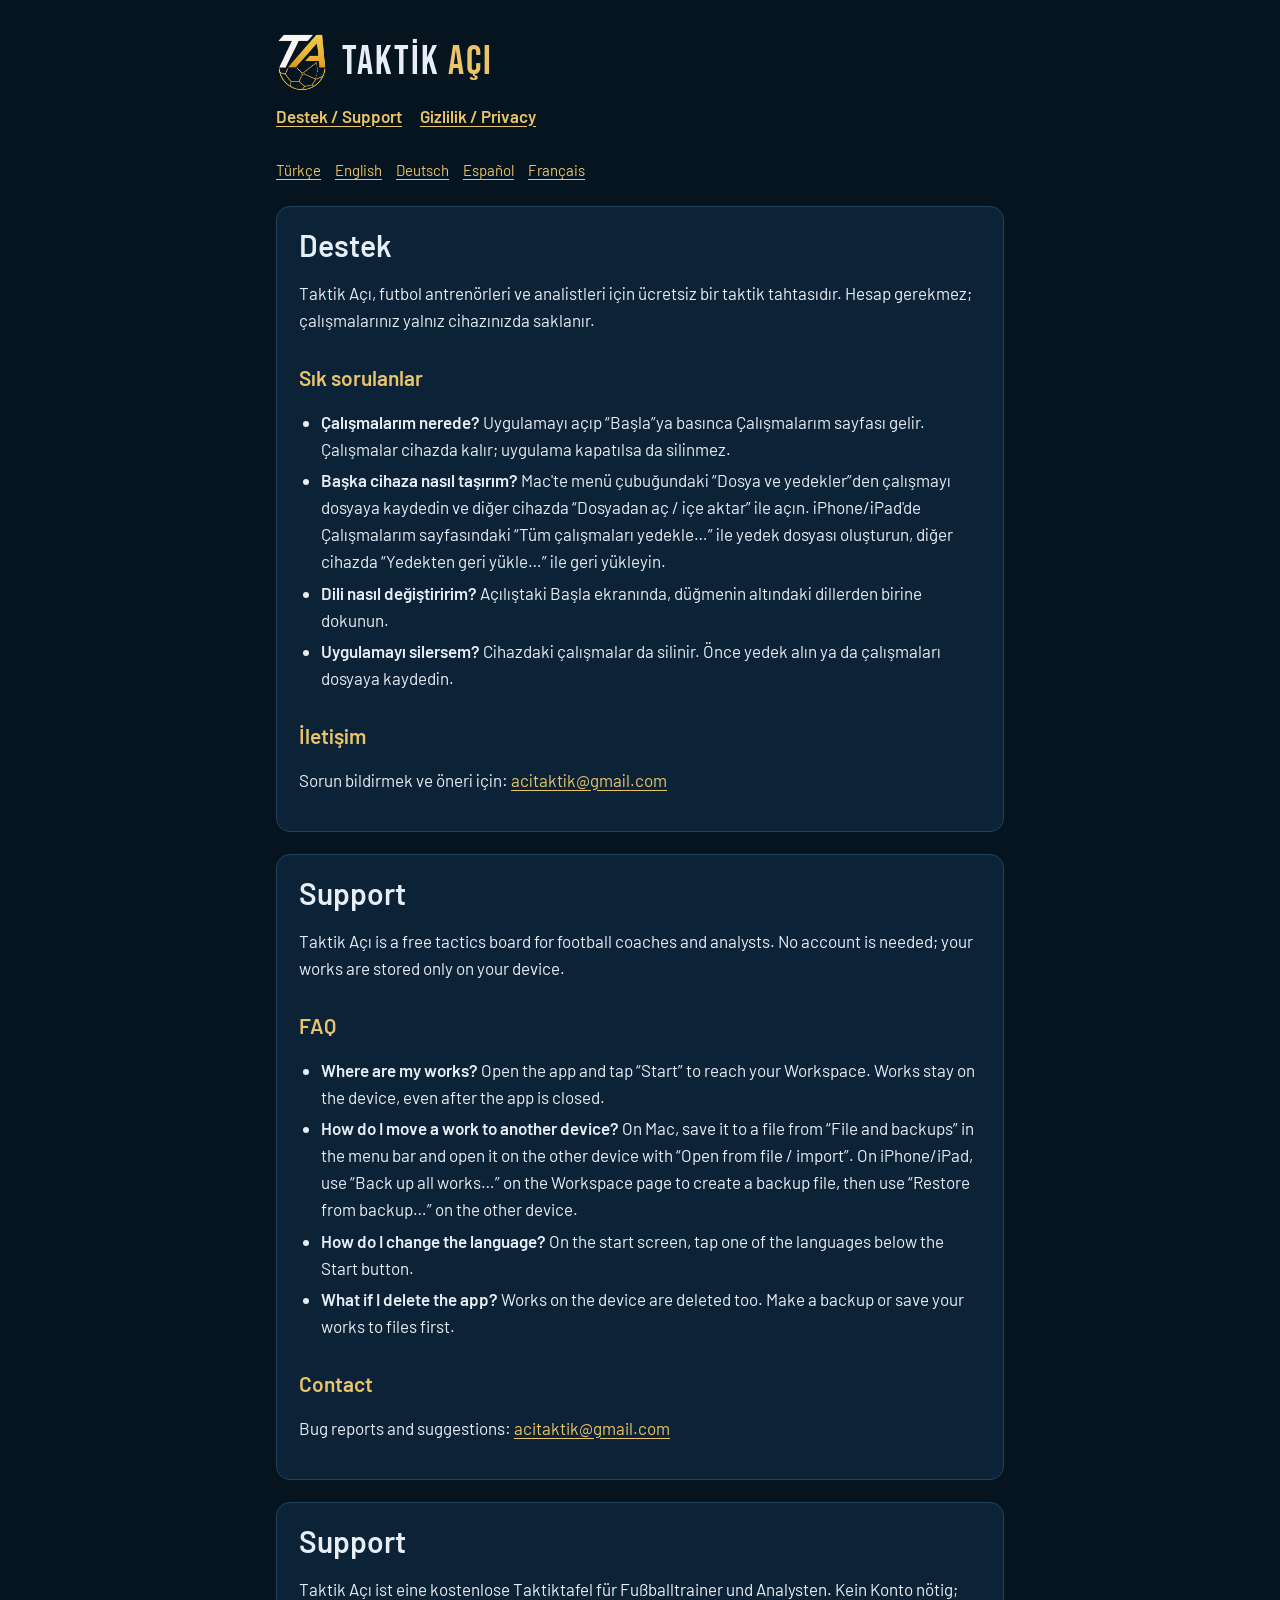
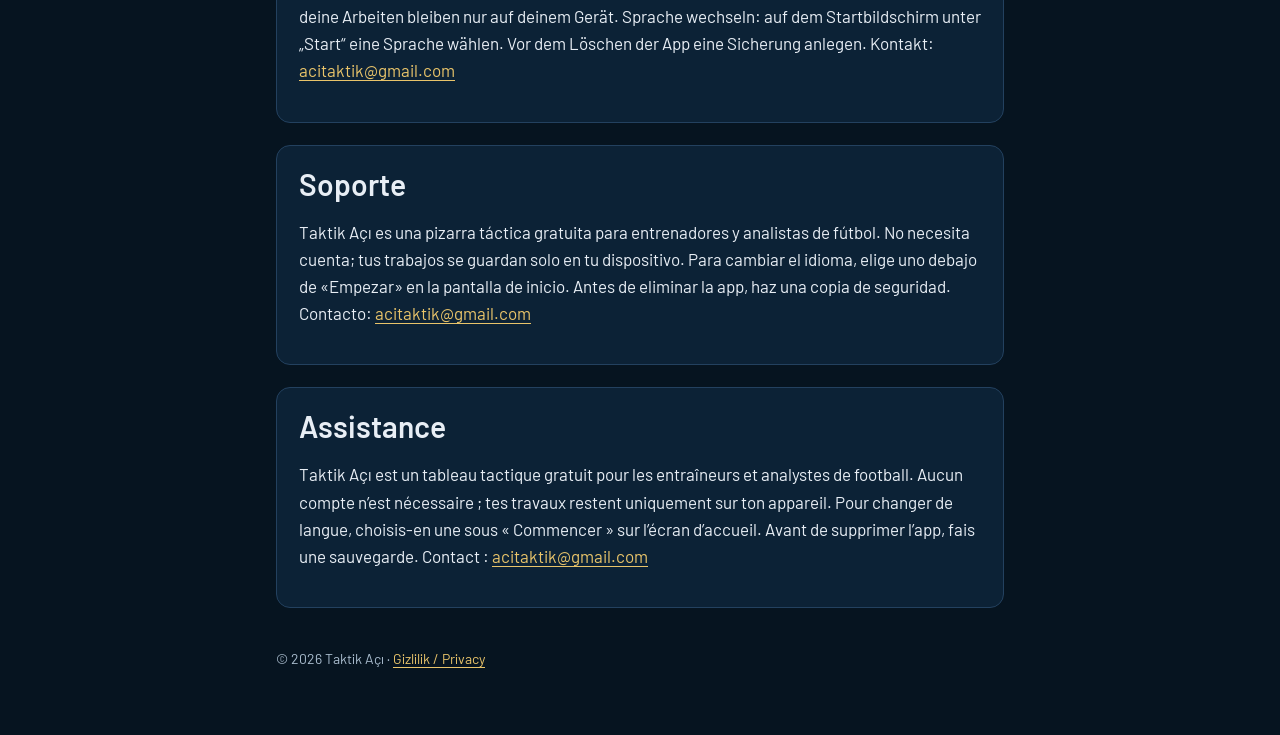
<file: index.html>
<!doctype html>
<html lang="tr">
<head>
<meta charset="utf-8">
<meta name="viewport" content="width=device-width, initial-scale=1">
<title>Taktik Açı — Destek / Support</title>
<meta name="description" content="Taktik Açı futbol taktik tahtası için destek sayfası.">
<link rel="icon" href="img/favicon.png">
<link rel="stylesheet" href="stil.css">
</head>
<body>
<div class="wrap">
<header class="brand"><img src="img/logo.png" alt="Taktik Açı logosu" width="52" height="61"><div class="name">TAKTİK <b>AÇI</b></div></header>
<nav class="top" aria-label="Sayfalar"><a href="index.html" aria-current="page">Destek / Support</a><a href="gizlilik.html">Gizlilik / Privacy</a></nav>
<nav class="lang" aria-label="Dil / Language"><a href="#tr" lang="tr">Türkçe</a><a href="#en" lang="en">English</a><a href="#de" lang="de">Deutsch</a><a href="#es" lang="es">Español</a><a href="#fr" lang="fr">Français</a></nav>

<section class="l" id="tr" lang="tr">
<h1>Destek</h1>
<p>Taktik Açı, futbol antrenörleri ve analistleri için ücretsiz bir taktik tahtasıdır. Hesap gerekmez; çalışmalarınız yalnız cihazınızda saklanır.</p>
<h2>Sık sorulanlar</h2>
<ul>
<li><strong>Çalışmalarım nerede?</strong> Uygulamayı açıp “Başla”ya basınca Çalışmalarım sayfası gelir. Çalışmalar cihazda kalır; uygulama kapatılsa da silinmez.</li>
<li><strong>Başka cihaza nasıl taşırım?</strong> Mac'te menü çubuğundaki “Dosya ve yedekler”den çalışmayı dosyaya kaydedin ve diğer cihazda “Dosyadan aç / içe aktar” ile açın. iPhone/iPad'de Çalışmalarım sayfasındaki “Tüm çalışmaları yedekle…” ile yedek dosyası oluşturun, diğer cihazda “Yedekten geri yükle…” ile geri yükleyin.</li>
<li><strong>Dili nasıl değiştiririm?</strong> Açılıştaki Başla ekranında, düğmenin altındaki dillerden birine dokunun.</li>
<li><strong>Uygulamayı silersem?</strong> Cihazdaki çalışmalar da silinir. Önce yedek alın ya da çalışmaları dosyaya kaydedin.</li>
</ul>
<h2>İletişim</h2>
<p>Sorun bildirmek ve öneri için: <a href="mailto:acitaktik@gmail.com">acitaktik@gmail.com</a></p>
</section>

<section class="l" id="en" lang="en">
<h1>Support</h1>
<p>Taktik Açı is a free tactics board for football coaches and analysts. No account is needed; your works are stored only on your device.</p>
<h2>FAQ</h2>
<ul>
<li><strong>Where are my works?</strong> Open the app and tap “Start” to reach your Workspace. Works stay on the device, even after the app is closed.</li>
<li><strong>How do I move a work to another device?</strong> On Mac, save it to a file from “File and backups” in the menu bar and open it on the other device with “Open from file / import”. On iPhone/iPad, use “Back up all works…” on the Workspace page to create a backup file, then use “Restore from backup…” on the other device.</li>
<li><strong>How do I change the language?</strong> On the start screen, tap one of the languages below the Start button.</li>
<li><strong>What if I delete the app?</strong> Works on the device are deleted too. Make a backup or save your works to files first.</li>
</ul>
<h2>Contact</h2>
<p>Bug reports and suggestions: <a href="mailto:acitaktik@gmail.com">acitaktik@gmail.com</a></p>
</section>

<section class="l" id="de" lang="de">
<h1>Support</h1>
<p>Taktik Açı ist eine kostenlose Taktiktafel für Fußballtrainer und Analysten. Kein Konto nötig; deine Arbeiten bleiben nur auf deinem Gerät. Sprache wechseln: auf dem Startbildschirm unter „Start“ eine Sprache wählen. Vor dem Löschen der App eine Sicherung anlegen. Kontakt: <a href="mailto:acitaktik@gmail.com">acitaktik@gmail.com</a></p>
</section>
<section class="l" id="es" lang="es">
<h1>Soporte</h1>
<p>Taktik Açı es una pizarra táctica gratuita para entrenadores y analistas de fútbol. No necesita cuenta; tus trabajos se guardan solo en tu dispositivo. Para cambiar el idioma, elige uno debajo de «Empezar» en la pantalla de inicio. Antes de eliminar la app, haz una copia de seguridad. Contacto: <a href="mailto:acitaktik@gmail.com">acitaktik@gmail.com</a></p>
</section>
<section class="l" id="fr" lang="fr">
<h1>Assistance</h1>
<p>Taktik Açı est un tableau tactique gratuit pour les entraîneurs et analystes de football. Aucun compte n’est nécessaire ; tes travaux restent uniquement sur ton appareil. Pour changer de langue, choisis-en une sous « Commencer » sur l’écran d’accueil. Avant de supprimer l’app, fais une sauvegarde. Contact : <a href="mailto:acitaktik@gmail.com">acitaktik@gmail.com</a></p>
</section>

<footer>© 2026 Taktik Açı · <a href="gizlilik.html">Gizlilik / Privacy</a></footer>
</div>
</body>
</html>
</file>
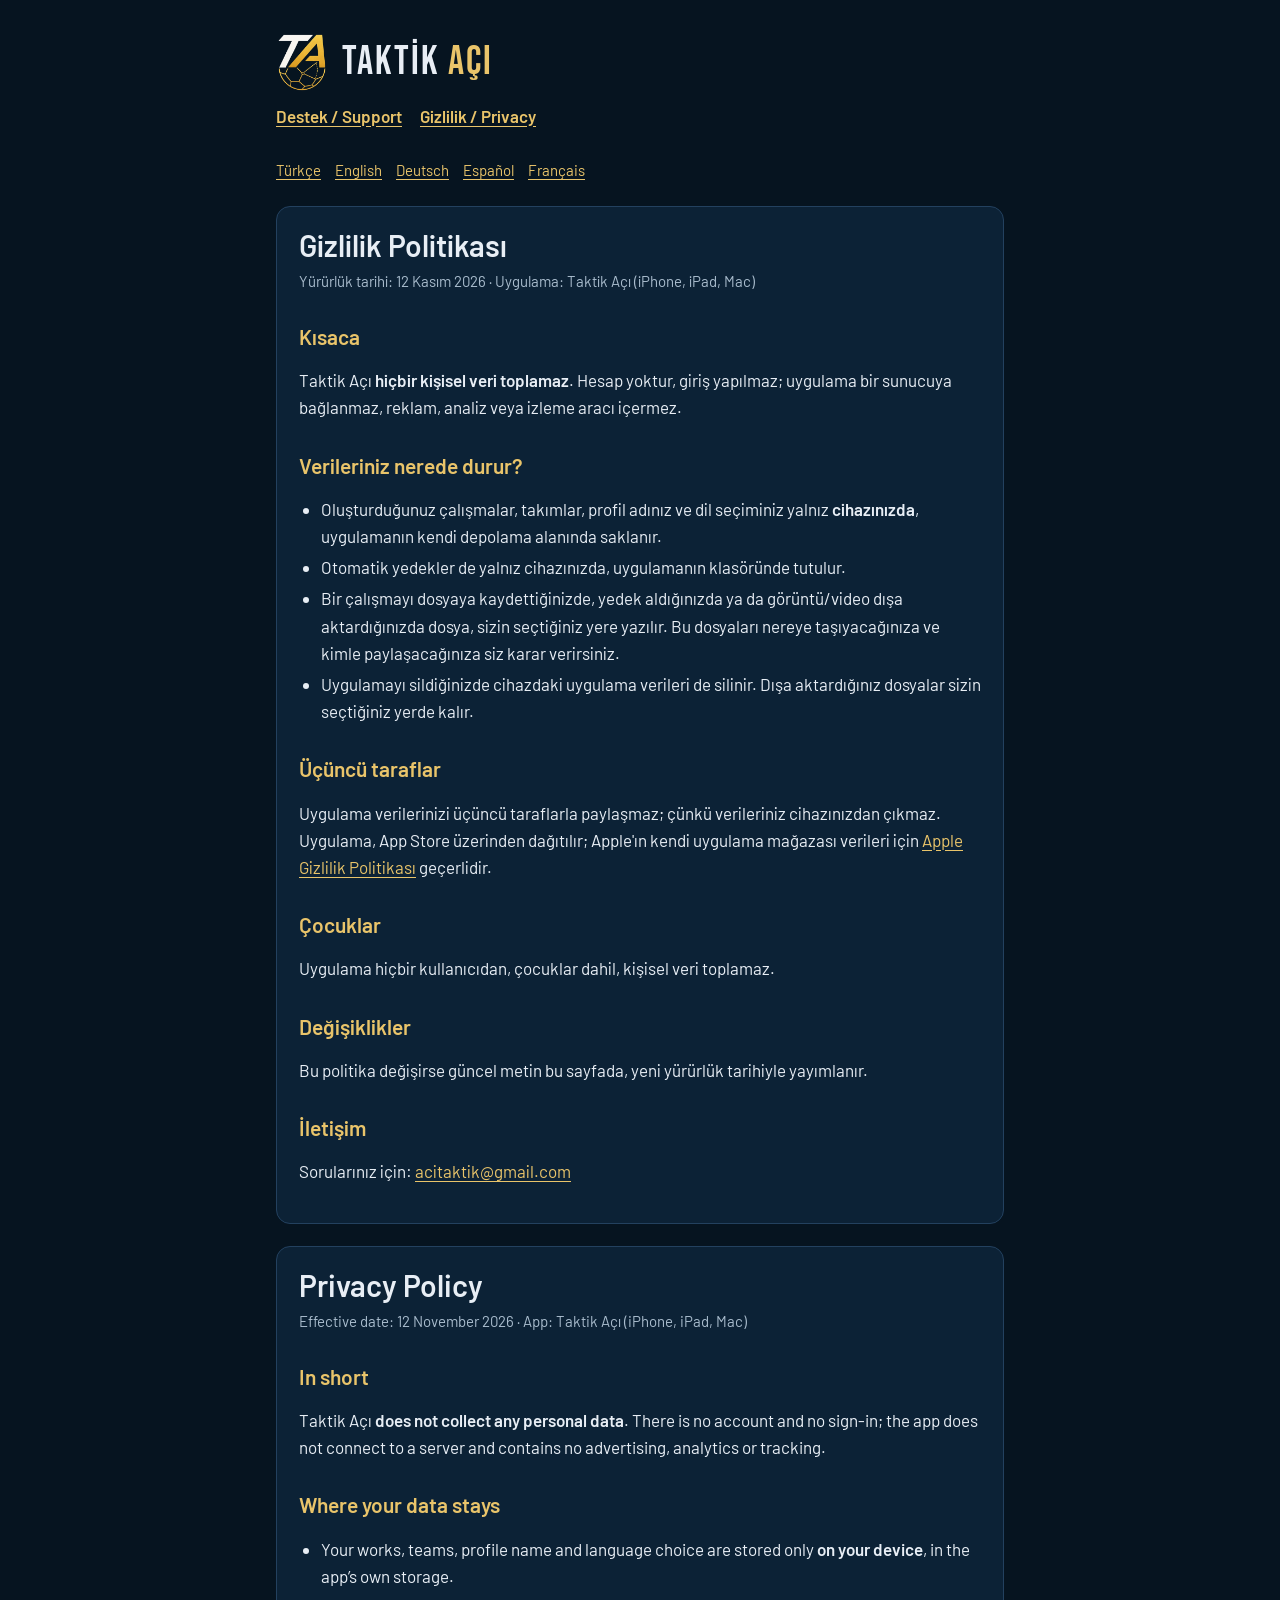
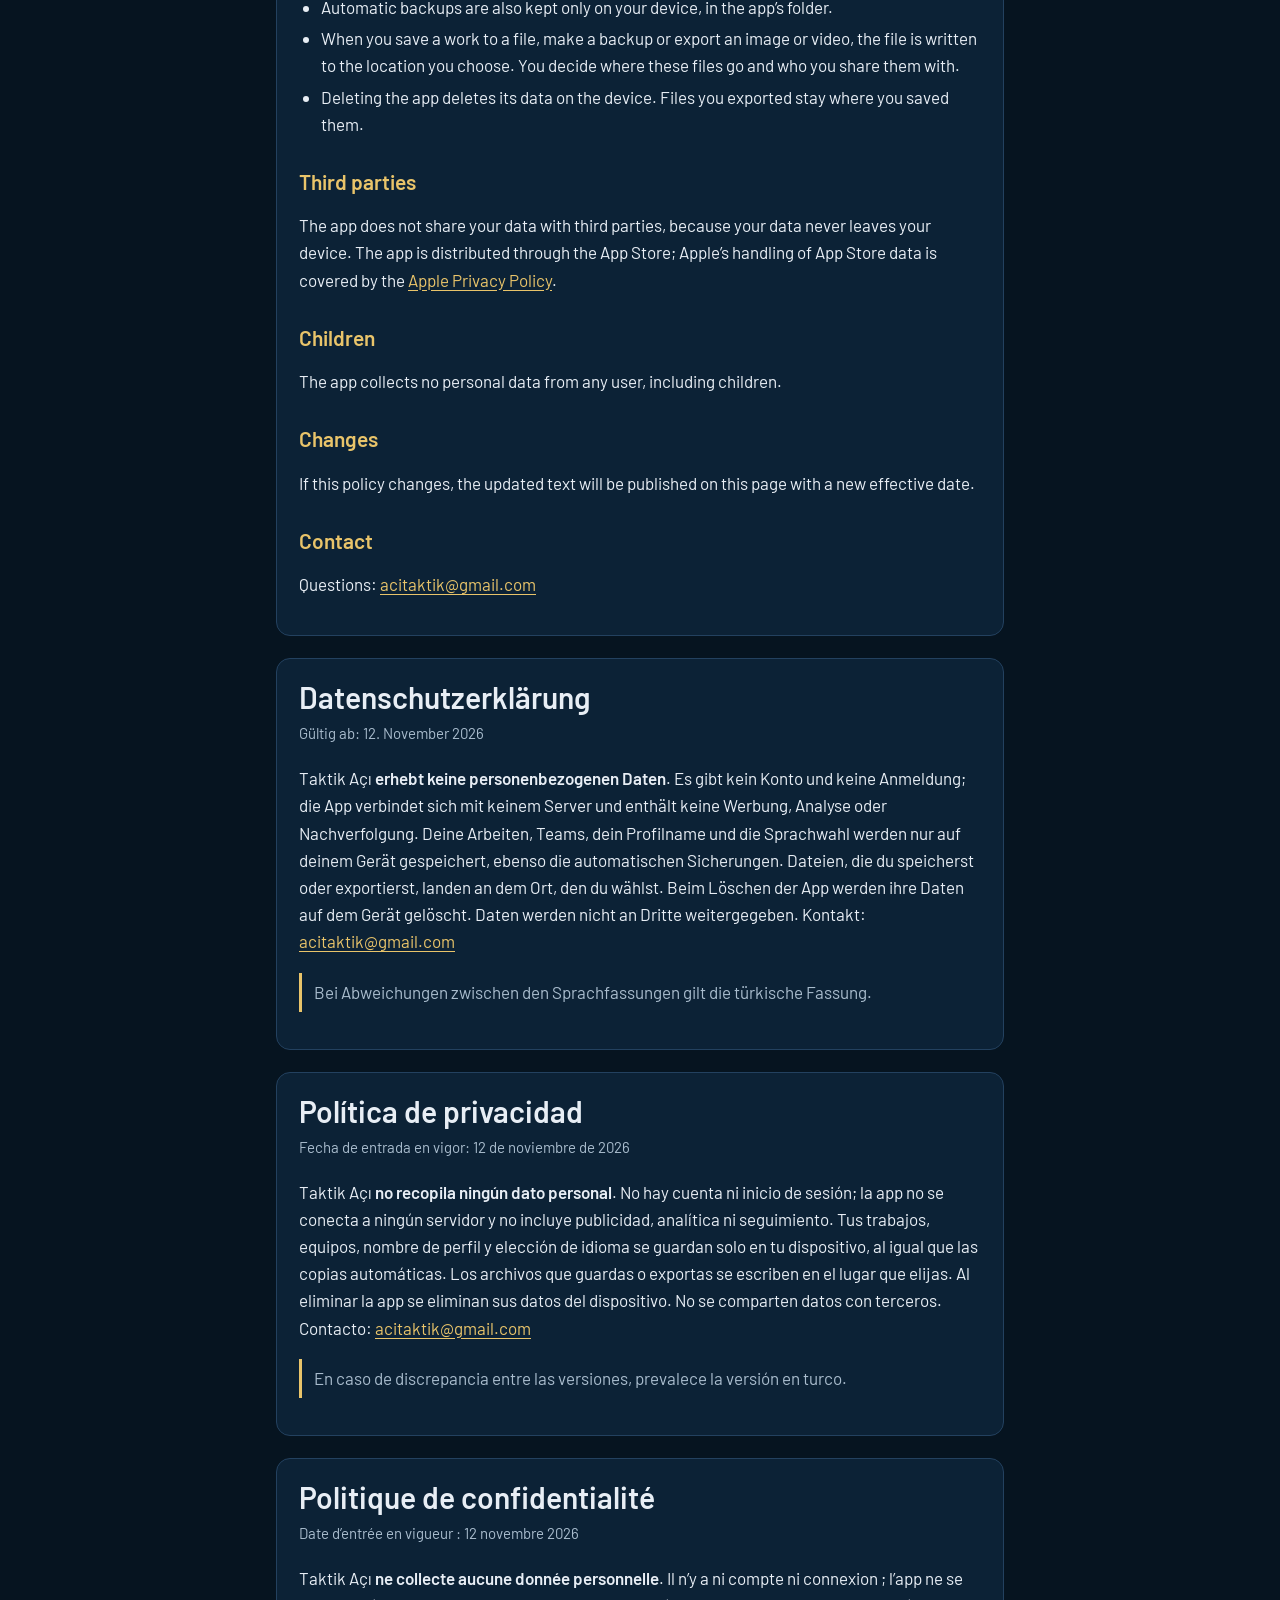
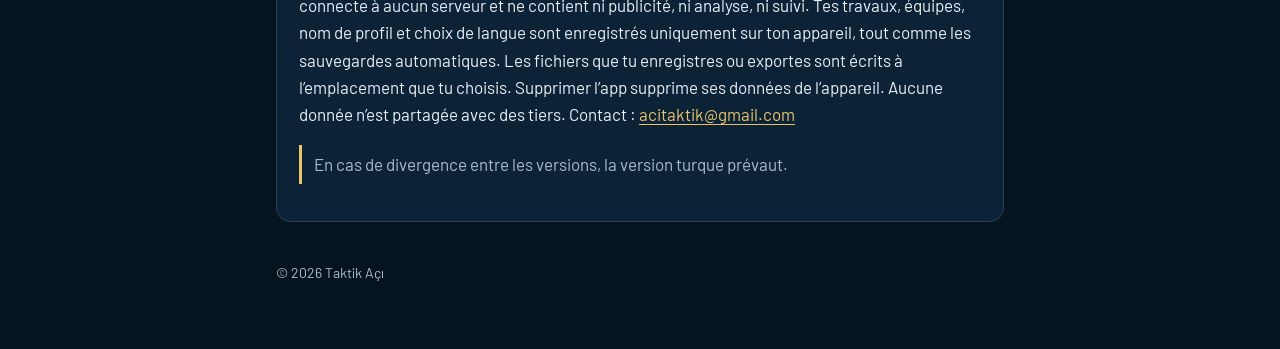
<file: gizlilik.html>
<!doctype html>
<html lang="tr">
<head>
<meta charset="utf-8">
<meta name="viewport" content="width=device-width, initial-scale=1">
<title>Taktik Açı — Gizlilik Politikası / Privacy Policy</title>
<meta name="description" content="Taktik Açı uygulamasının gizlilik politikası. Uygulama kişisel veri toplamaz.">
<link rel="icon" href="img/favicon.png">
<link rel="stylesheet" href="stil.css">
</head>
<body>
<div class="wrap">
<header class="brand"><img src="img/logo.png" alt="Taktik Açı logosu" width="52" height="61"><div class="name">TAKTİK <b>AÇI</b></div></header>
<nav class="top" aria-label="Sayfalar"><a href="index.html">Destek / Support</a><a href="gizlilik.html" aria-current="page">Gizlilik / Privacy</a></nav>
<nav class="lang" aria-label="Dil / Language"><a href="#tr" lang="tr">Türkçe</a><a href="#en" lang="en">English</a><a href="#de" lang="de">Deutsch</a><a href="#es" lang="es">Español</a><a href="#fr" lang="fr">Français</a></nav>

<section class="l" id="tr" lang="tr">
<h1>Gizlilik Politikası</h1>
<p class="meta">Yürürlük tarihi: 12 Kasım 2026 · Uygulama: Taktik Açı (iPhone, iPad, Mac)</p>
<h2>Kısaca</h2>
<p>Taktik Açı <strong>hiçbir kişisel veri toplamaz</strong>. Hesap yoktur, giriş yapılmaz; uygulama bir sunucuya bağlanmaz, reklam, analiz veya izleme aracı içermez.</p>
<h2>Verileriniz nerede durur?</h2>
<ul>
<li>Oluşturduğunuz çalışmalar, takımlar, profil adınız ve dil seçiminiz yalnız <strong>cihazınızda</strong>, uygulamanın kendi depolama alanında saklanır.</li>
<li>Otomatik yedekler de yalnız cihazınızda, uygulamanın klasöründe tutulur.</li>
<li>Bir çalışmayı dosyaya kaydettiğinizde, yedek aldığınızda ya da görüntü/video dışa aktardığınızda dosya, sizin seçtiğiniz yere yazılır. Bu dosyaları nereye taşıyacağınıza ve kimle paylaşacağınıza siz karar verirsiniz.</li>
<li>Uygulamayı sildiğinizde cihazdaki uygulama verileri de silinir. Dışa aktardığınız dosyalar sizin seçtiğiniz yerde kalır.</li>
</ul>
<h2>Üçüncü taraflar</h2>
<p>Uygulama verilerinizi üçüncü taraflarla paylaşmaz; çünkü verileriniz cihazınızdan çıkmaz. Uygulama, App Store üzerinden dağıtılır; Apple'ın kendi uygulama mağazası verileri için <a href="https://www.apple.com/legal/privacy/" rel="noopener">Apple Gizlilik Politikası</a> geçerlidir.</p>
<h2>Çocuklar</h2>
<p>Uygulama hiçbir kullanıcıdan, çocuklar dahil, kişisel veri toplamaz.</p>
<h2>Değişiklikler</h2>
<p>Bu politika değişirse güncel metin bu sayfada, yeni yürürlük tarihiyle yayımlanır.</p>
<h2>İletişim</h2>
<p>Sorularınız için: <a href="mailto:acitaktik@gmail.com">acitaktik@gmail.com</a></p>
</section>

<section class="l" id="en" lang="en">
<h1>Privacy Policy</h1>
<p class="meta">Effective date: 12 November 2026 · App: Taktik Açı (iPhone, iPad, Mac)</p>
<h2>In short</h2>
<p>Taktik Açı <strong>does not collect any personal data</strong>. There is no account and no sign-in; the app does not connect to a server and contains no advertising, analytics or tracking.</p>
<h2>Where your data stays</h2>
<ul>
<li>Your works, teams, profile name and language choice are stored only <strong>on your device</strong>, in the app’s own storage.</li>
<li>Automatic backups are also kept only on your device, in the app’s folder.</li>
<li>When you save a work to a file, make a backup or export an image or video, the file is written to the location you choose. You decide where these files go and who you share them with.</li>
<li>Deleting the app deletes its data on the device. Files you exported stay where you saved them.</li>
</ul>
<h2>Third parties</h2>
<p>The app does not share your data with third parties, because your data never leaves your device. The app is distributed through the App Store; Apple’s handling of App Store data is covered by the <a href="https://www.apple.com/legal/privacy/" rel="noopener">Apple Privacy Policy</a>.</p>
<h2>Children</h2>
<p>The app collects no personal data from any user, including children.</p>
<h2>Changes</h2>
<p>If this policy changes, the updated text will be published on this page with a new effective date.</p>
<h2>Contact</h2>
<p>Questions: <a href="mailto:acitaktik@gmail.com">acitaktik@gmail.com</a></p>
</section>

<section class="l" id="de" lang="de">
<h1>Datenschutzerklärung</h1>
<p class="meta">Gültig ab: 12. November 2026</p>
<p>Taktik Açı <strong>erhebt keine personenbezogenen Daten</strong>. Es gibt kein Konto und keine Anmeldung; die App verbindet sich mit keinem Server und enthält keine Werbung, Analyse oder Nachverfolgung. Deine Arbeiten, Teams, dein Profilname und die Sprachwahl werden nur auf deinem Gerät gespeichert, ebenso die automatischen Sicherungen. Dateien, die du speicherst oder exportierst, landen an dem Ort, den du wählst. Beim Löschen der App werden ihre Daten auf dem Gerät gelöscht. Daten werden nicht an Dritte weitergegeben. Kontakt: <a href="mailto:acitaktik@gmail.com">acitaktik@gmail.com</a></p>
<p class="note">Bei Abweichungen zwischen den Sprachfassungen gilt die türkische Fassung.</p>
</section>

<section class="l" id="es" lang="es">
<h1>Política de privacidad</h1>
<p class="meta">Fecha de entrada en vigor: 12 de noviembre de 2026</p>
<p>Taktik Açı <strong>no recopila ningún dato personal</strong>. No hay cuenta ni inicio de sesión; la app no se conecta a ningún servidor y no incluye publicidad, analítica ni seguimiento. Tus trabajos, equipos, nombre de perfil y elección de idioma se guardan solo en tu dispositivo, al igual que las copias automáticas. Los archivos que guardas o exportas se escriben en el lugar que elijas. Al eliminar la app se eliminan sus datos del dispositivo. No se comparten datos con terceros. Contacto: <a href="mailto:acitaktik@gmail.com">acitaktik@gmail.com</a></p>
<p class="note">En caso de discrepancia entre las versiones, prevalece la versión en turco.</p>
</section>

<section class="l" id="fr" lang="fr">
<h1>Politique de confidentialité</h1>
<p class="meta">Date d’entrée en vigueur : 12 novembre 2026</p>
<p>Taktik Açı <strong>ne collecte aucune donnée personnelle</strong>. Il n’y a ni compte ni connexion ; l’app ne se connecte à aucun serveur et ne contient ni publicité, ni analyse, ni suivi. Tes travaux, équipes, nom de profil et choix de langue sont enregistrés uniquement sur ton appareil, tout comme les sauvegardes automatiques. Les fichiers que tu enregistres ou exportes sont écrits à l’emplacement que tu choisis. Supprimer l’app supprime ses données de l’appareil. Aucune donnée n’est partagée avec des tiers. Contact : <a href="mailto:acitaktik@gmail.com">acitaktik@gmail.com</a></p>
<p class="note">En cas de divergence entre les versions, la version turque prévaut.</p>
</section>

<footer>© 2026 Taktik Açı</footer>
</div>
</body>
</html>
</file>
<file: stil.css>
/* Taktik Açı — mağaza destek ve gizlilik sayfaları. Dış kaynak yok: yazı tipleri ve görseller bu klasörde. */
@font-face { font-family: Barlow; font-weight: 400; font-display: swap; src: url(fonts/barlow-latin-400-normal.woff2) format('woff2'); unicode-range: U+0000-00FF, U+0131, U+0152-0153, U+02BB-02BC, U+02C6, U+02DA, U+02DC, U+2000-206F, U+2074, U+20AC, U+2122, U+2191, U+2193, U+2212, U+2215, U+FEFF, U+FFFD; }
@font-face { font-family: Barlow; font-weight: 400; font-display: swap; src: url(fonts/barlow-latin-ext-400-normal.woff2) format('woff2'); unicode-range: U+0100-024F, U+0259, U+1E00-1EFF, U+2020, U+20A0-20AB, U+20AD-20CF, U+2113, U+2C60-2C7F, U+A720-A7FF; }
@font-face { font-family: Barlow; font-weight: 600; font-display: swap; src: url(fonts/barlow-latin-600-normal.woff2) format('woff2'); unicode-range: U+0000-00FF, U+0131, U+0152-0153, U+02BB-02BC, U+02C6, U+02DA, U+02DC, U+2000-206F, U+2074, U+20AC, U+2122, U+2191, U+2193, U+2212, U+2215, U+FEFF, U+FFFD; }
@font-face { font-family: Barlow; font-weight: 600; font-display: swap; src: url(fonts/barlow-latin-ext-600-normal.woff2) format('woff2'); unicode-range: U+0100-024F, U+0259, U+1E00-1EFF, U+2020, U+20A0-20AB, U+20AD-20CF, U+2113, U+2C60-2C7F, U+A720-A7FF; }
@font-face { font-family: 'Bebas Neue'; font-weight: 400; font-display: swap; src: url(fonts/bebas-neue-latin-400-normal.woff2) format('woff2'); unicode-range: U+0000-00FF, U+0131, U+0152-0153, U+02BB-02BC, U+02C6, U+02DA, U+02DC, U+2000-206F, U+2074, U+20AC, U+2122, U+2191, U+2193, U+2212, U+2215, U+FEFF, U+FFFD; }
@font-face { font-family: 'Bebas Neue'; font-weight: 400; font-display: swap; src: url(fonts/bebas-neue-latin-ext-400-normal.woff2) format('woff2'); unicode-range: U+0100-024F, U+0259, U+1E00-1EFF, U+2020, U+20A0-20AB, U+20AD-20CF, U+2113, U+2C60-2C7F, U+A720-A7FF; }

:root { --bg: #061420; --panel: #0c2236; --line: #23415f; --text: #e8eef5; --muted: #a9bccd; --gold: #e9c46a; }
* { box-sizing: border-box; }
html { -webkit-text-size-adjust: 100%; }
body { margin: 0; background: var(--bg); color: var(--text); font: 400 17px/1.6 Barlow, system-ui, -apple-system, sans-serif; }
a { color: var(--gold); text-underline-offset: 3px; }
a:focus-visible, button:focus-visible { outline: 3px solid var(--gold); outline-offset: 2px; }
.wrap { max-width: 760px; margin: 0 auto; padding: 32px 16px 64px; }
header.brand { display: flex; align-items: center; gap: 14px; margin-bottom: 8px; }
header.brand img { width: 52px; height: auto; }
header.brand .name { font: 400 40px/1 'Bebas Neue', Impact, sans-serif; letter-spacing: .05em; }
header.brand .name b { color: var(--gold); font-weight: 400; }
nav.top { display: flex; flex-wrap: wrap; gap: 6px 18px; margin: 10px 0 28px; font-weight: 600; }
nav.lang { display: flex; flex-wrap: wrap; gap: 6px 14px; margin: 0 0 24px; font-size: 15px; }
nav.lang a[aria-current] { color: var(--text); text-decoration: none; }
h1 { font: 600 30px/1.2 Barlow, sans-serif; margin: 0 0 6px; }
h2 { font: 600 21px/1.3 Barlow, sans-serif; margin: 30px 0 8px; color: var(--gold); }
.meta { color: var(--muted); font-size: 15px; margin: 0 0 20px; }
section.l { background: var(--panel); border: 1px solid var(--line); border-radius: 14px; padding: 20px 22px; margin: 0 0 22px; }
section.l > h2:first-child { margin-top: 0; }
ul { padding-left: 22px; } li { margin: 4px 0; }
.note { border-left: 3px solid var(--gold); padding: 6px 12px; color: var(--muted); }
footer { margin-top: 40px; color: var(--muted); font-size: 14px; }
</file>
